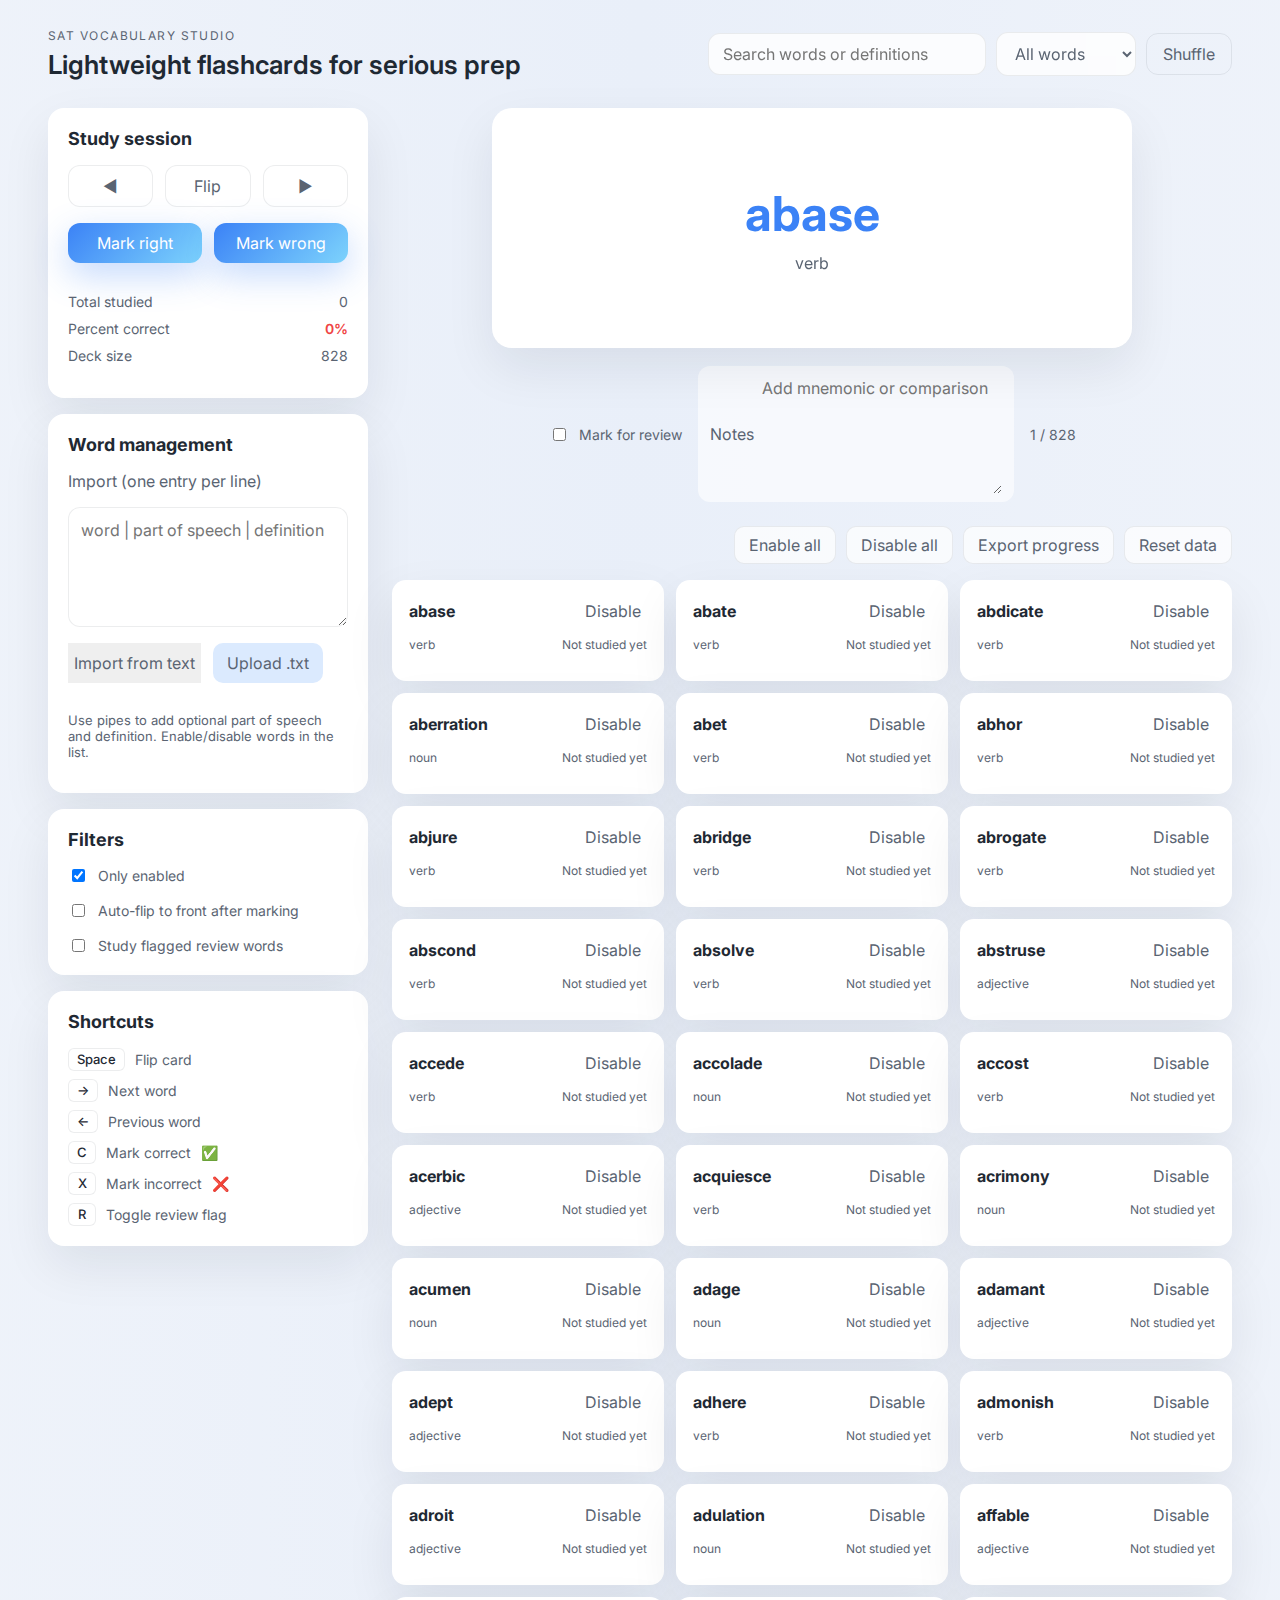
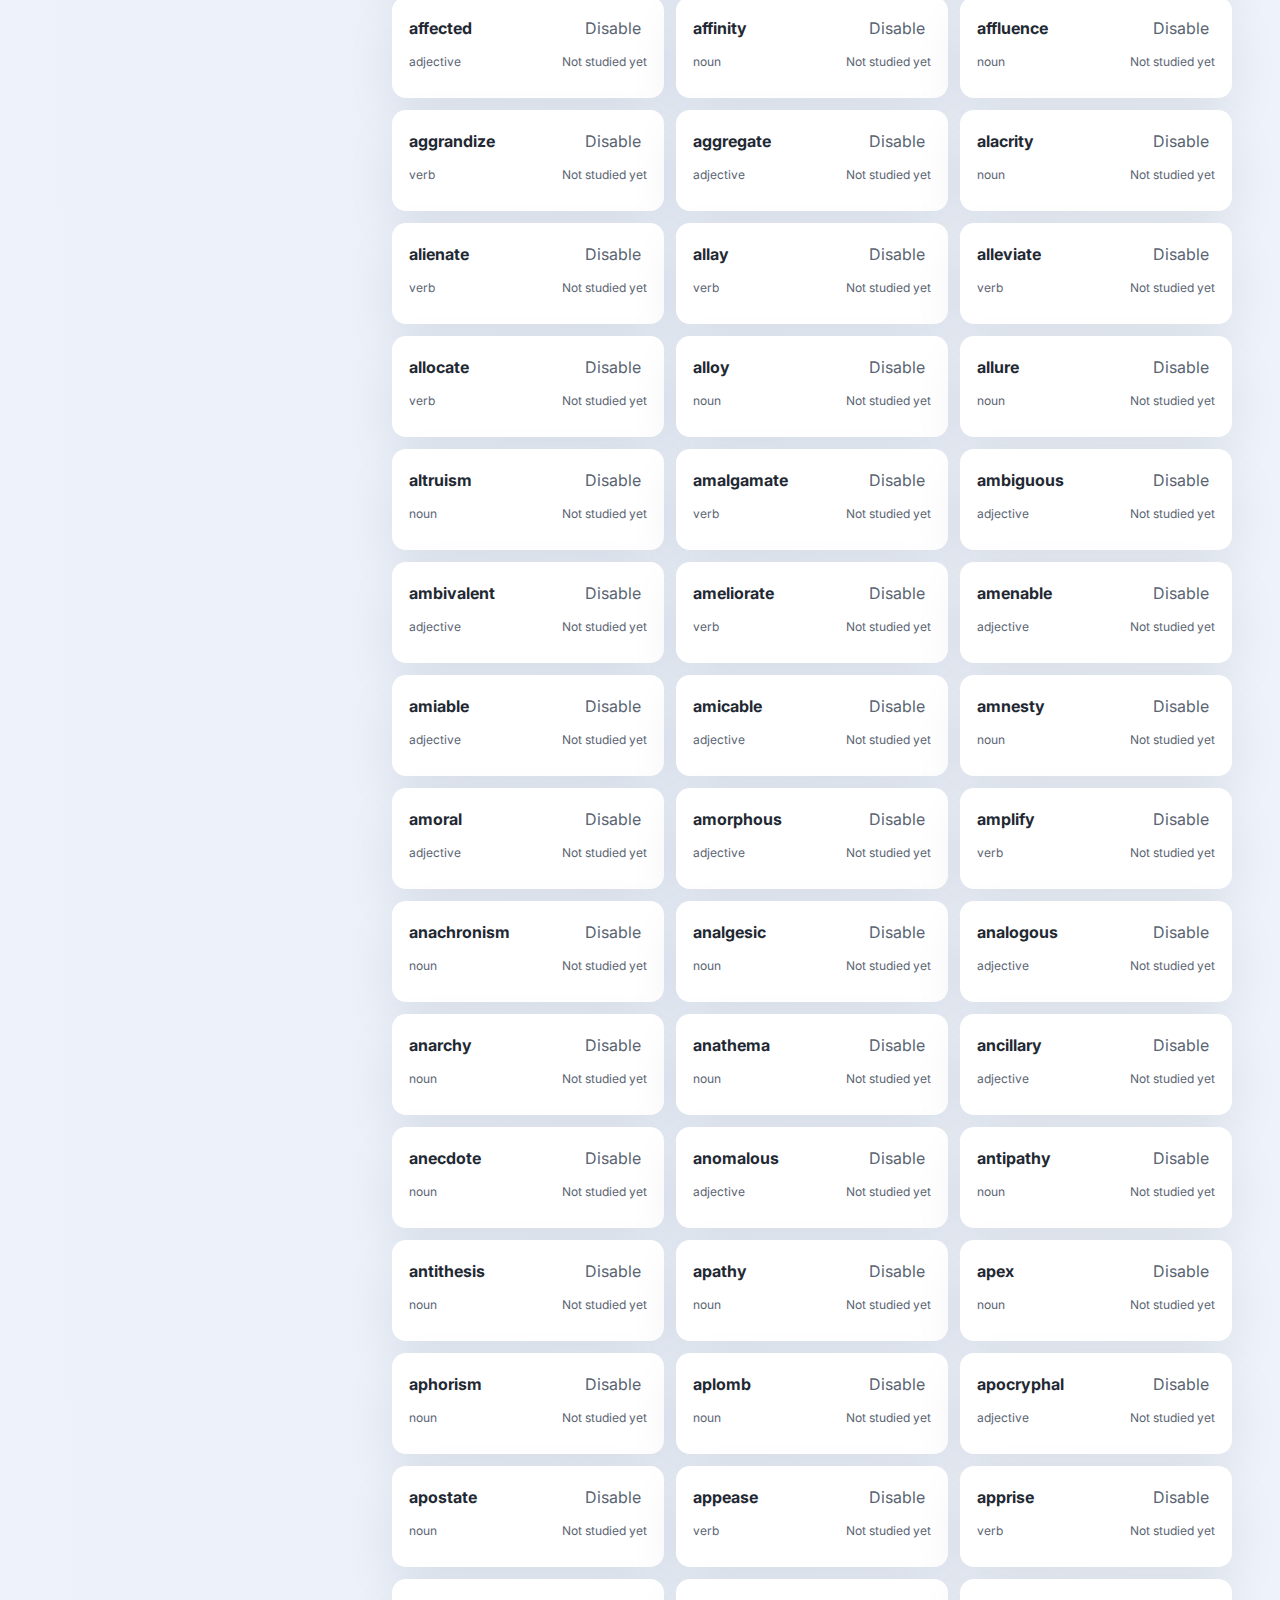
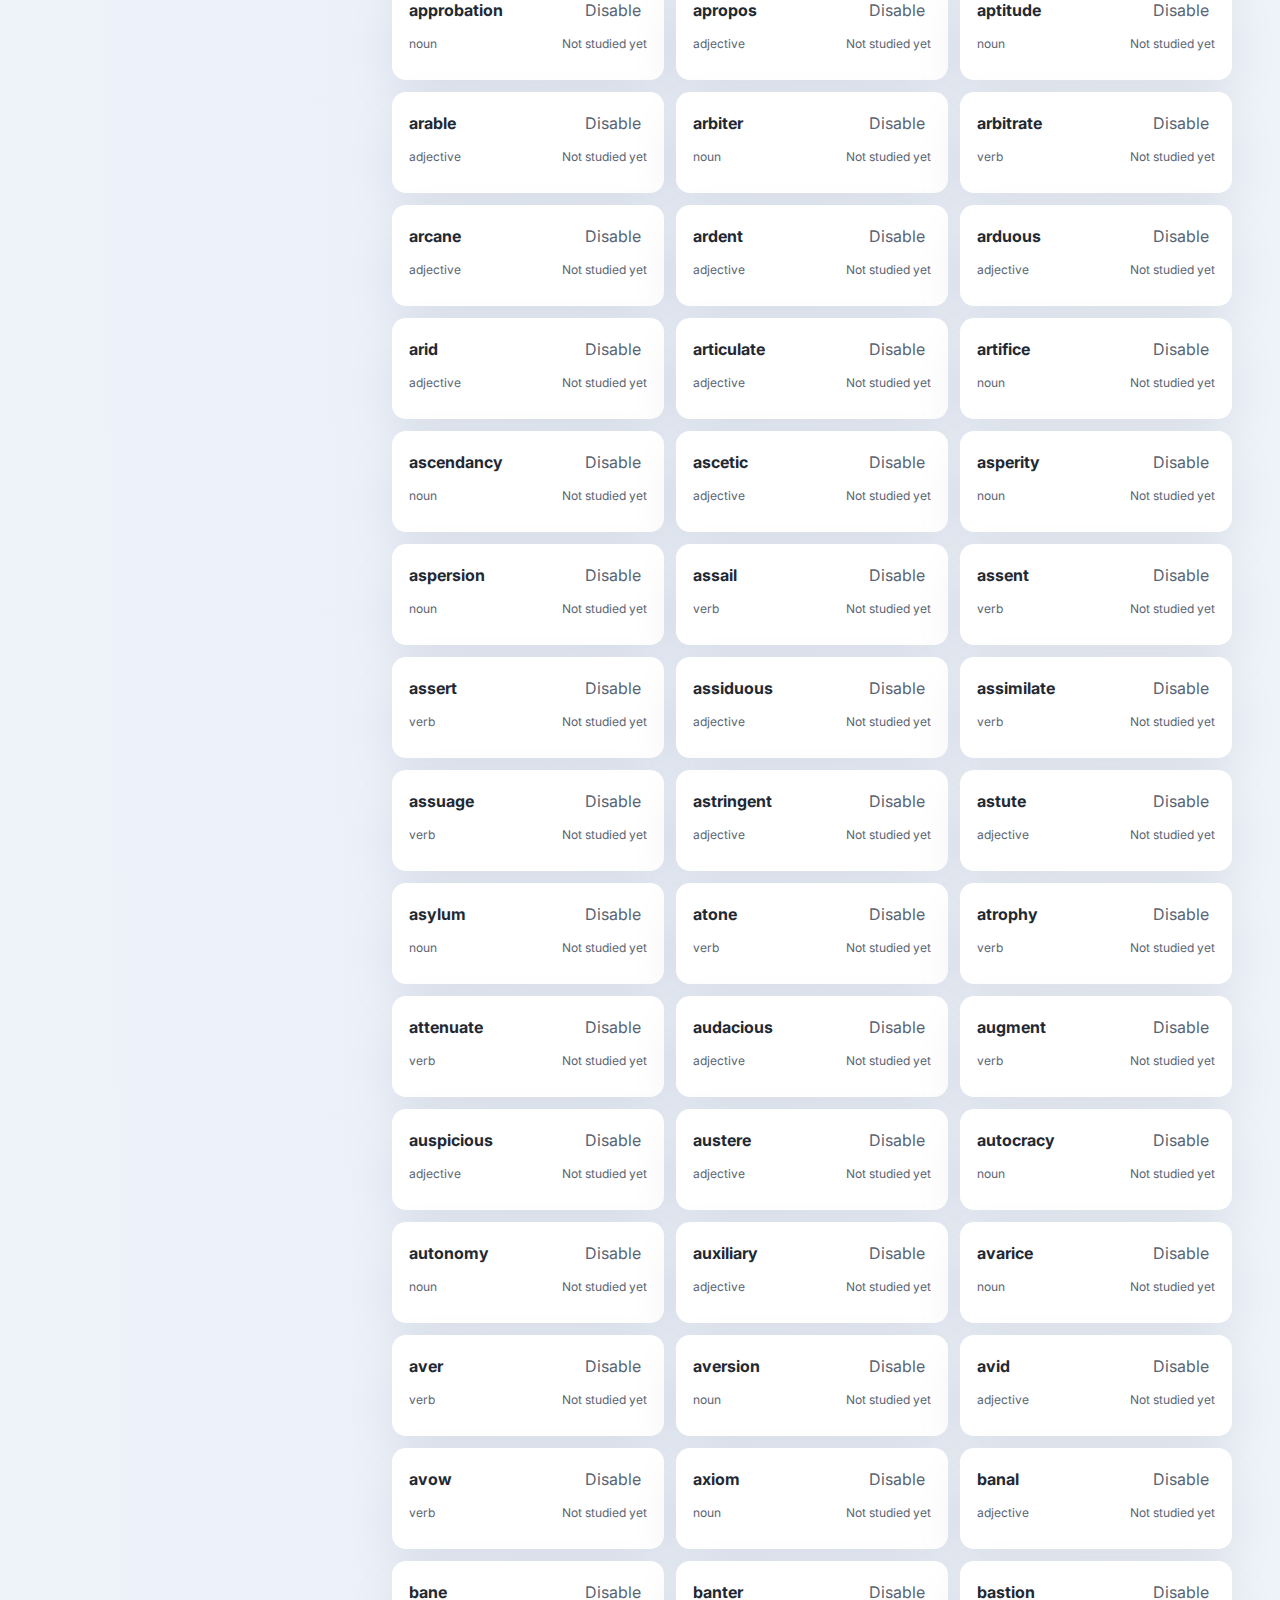
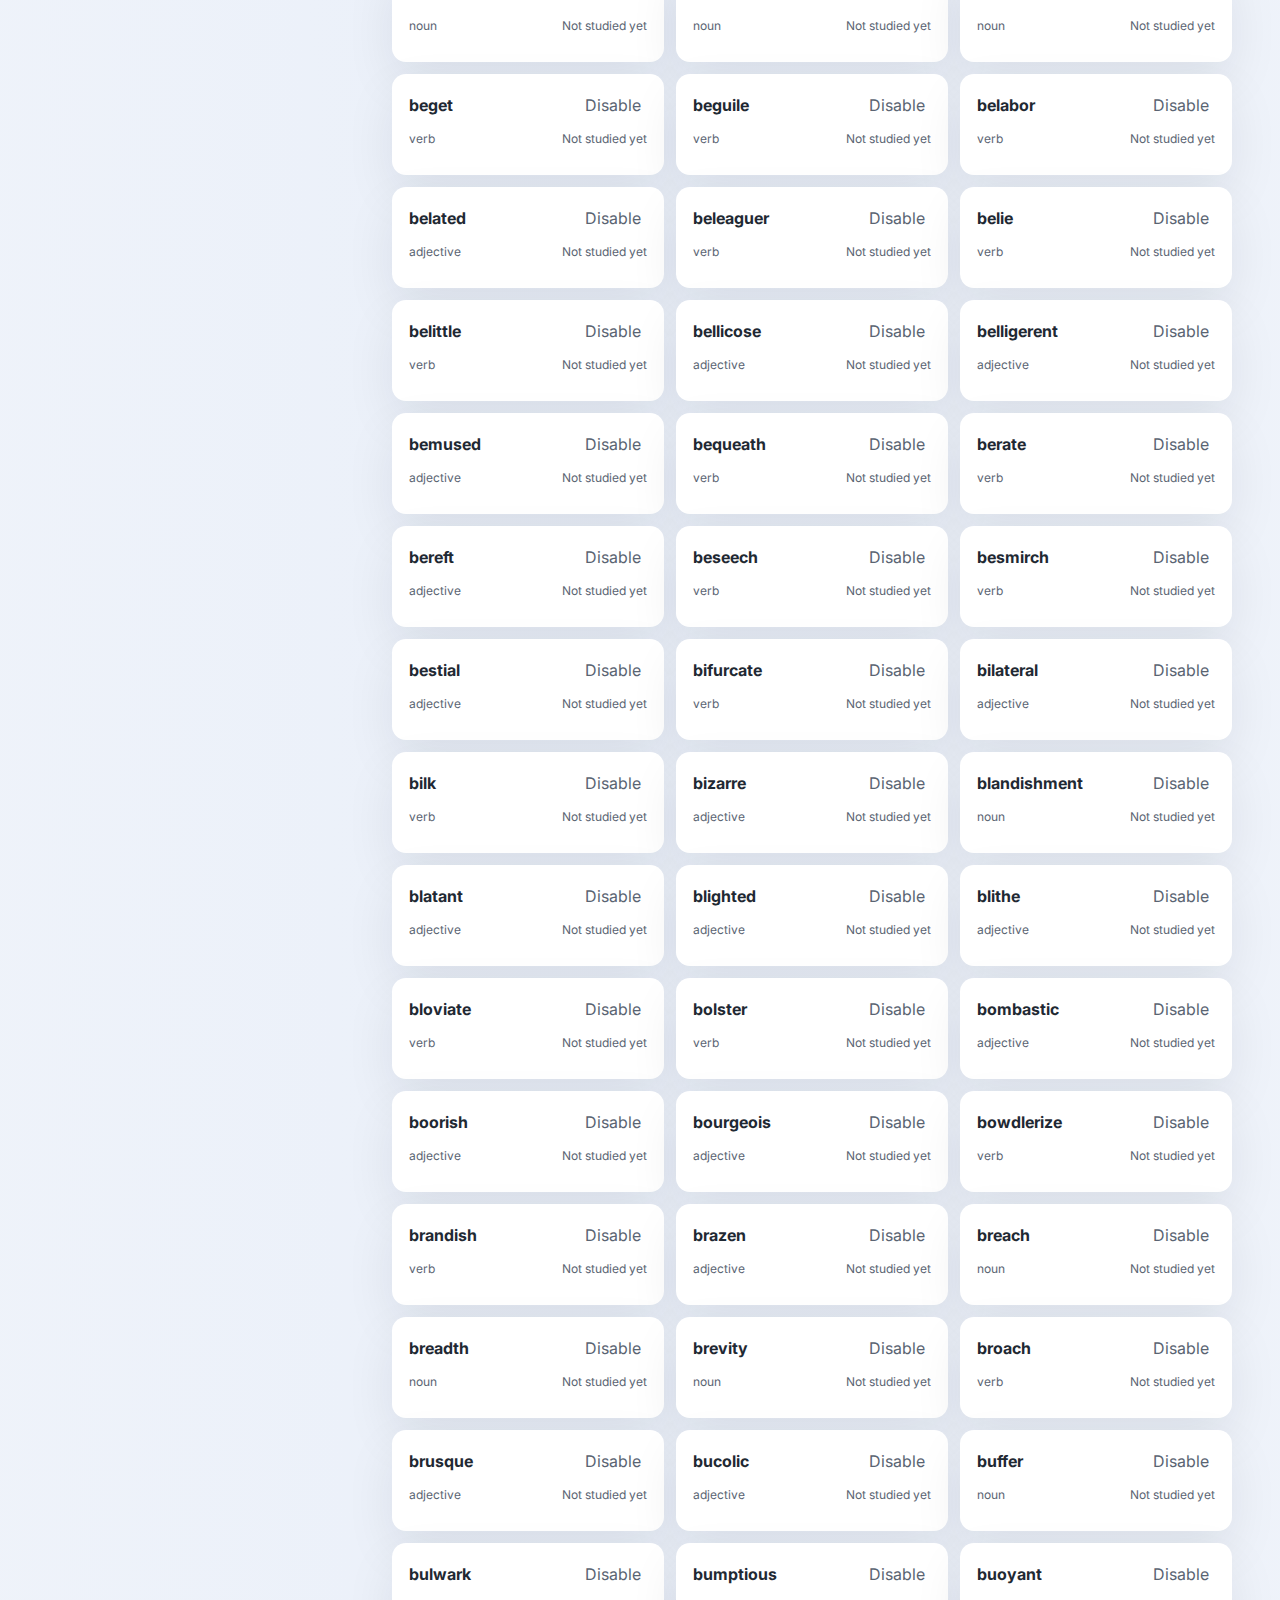
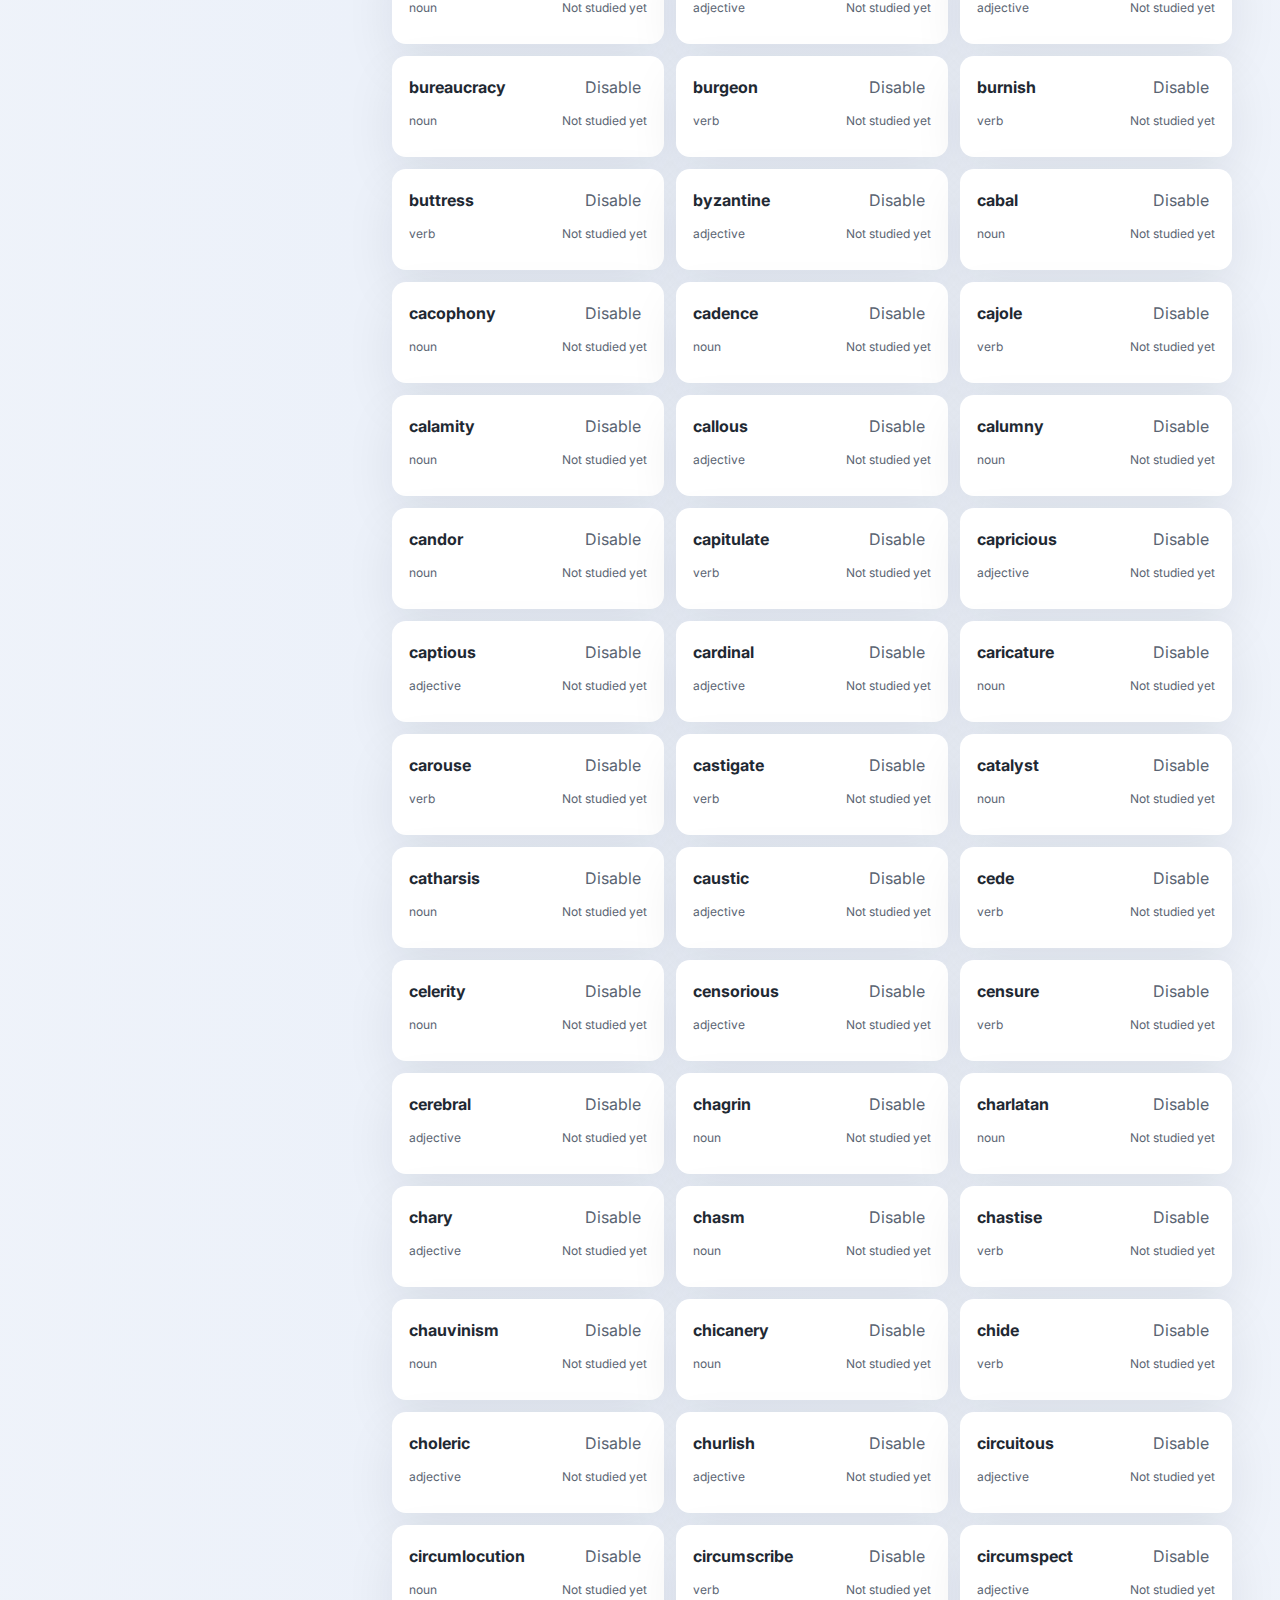
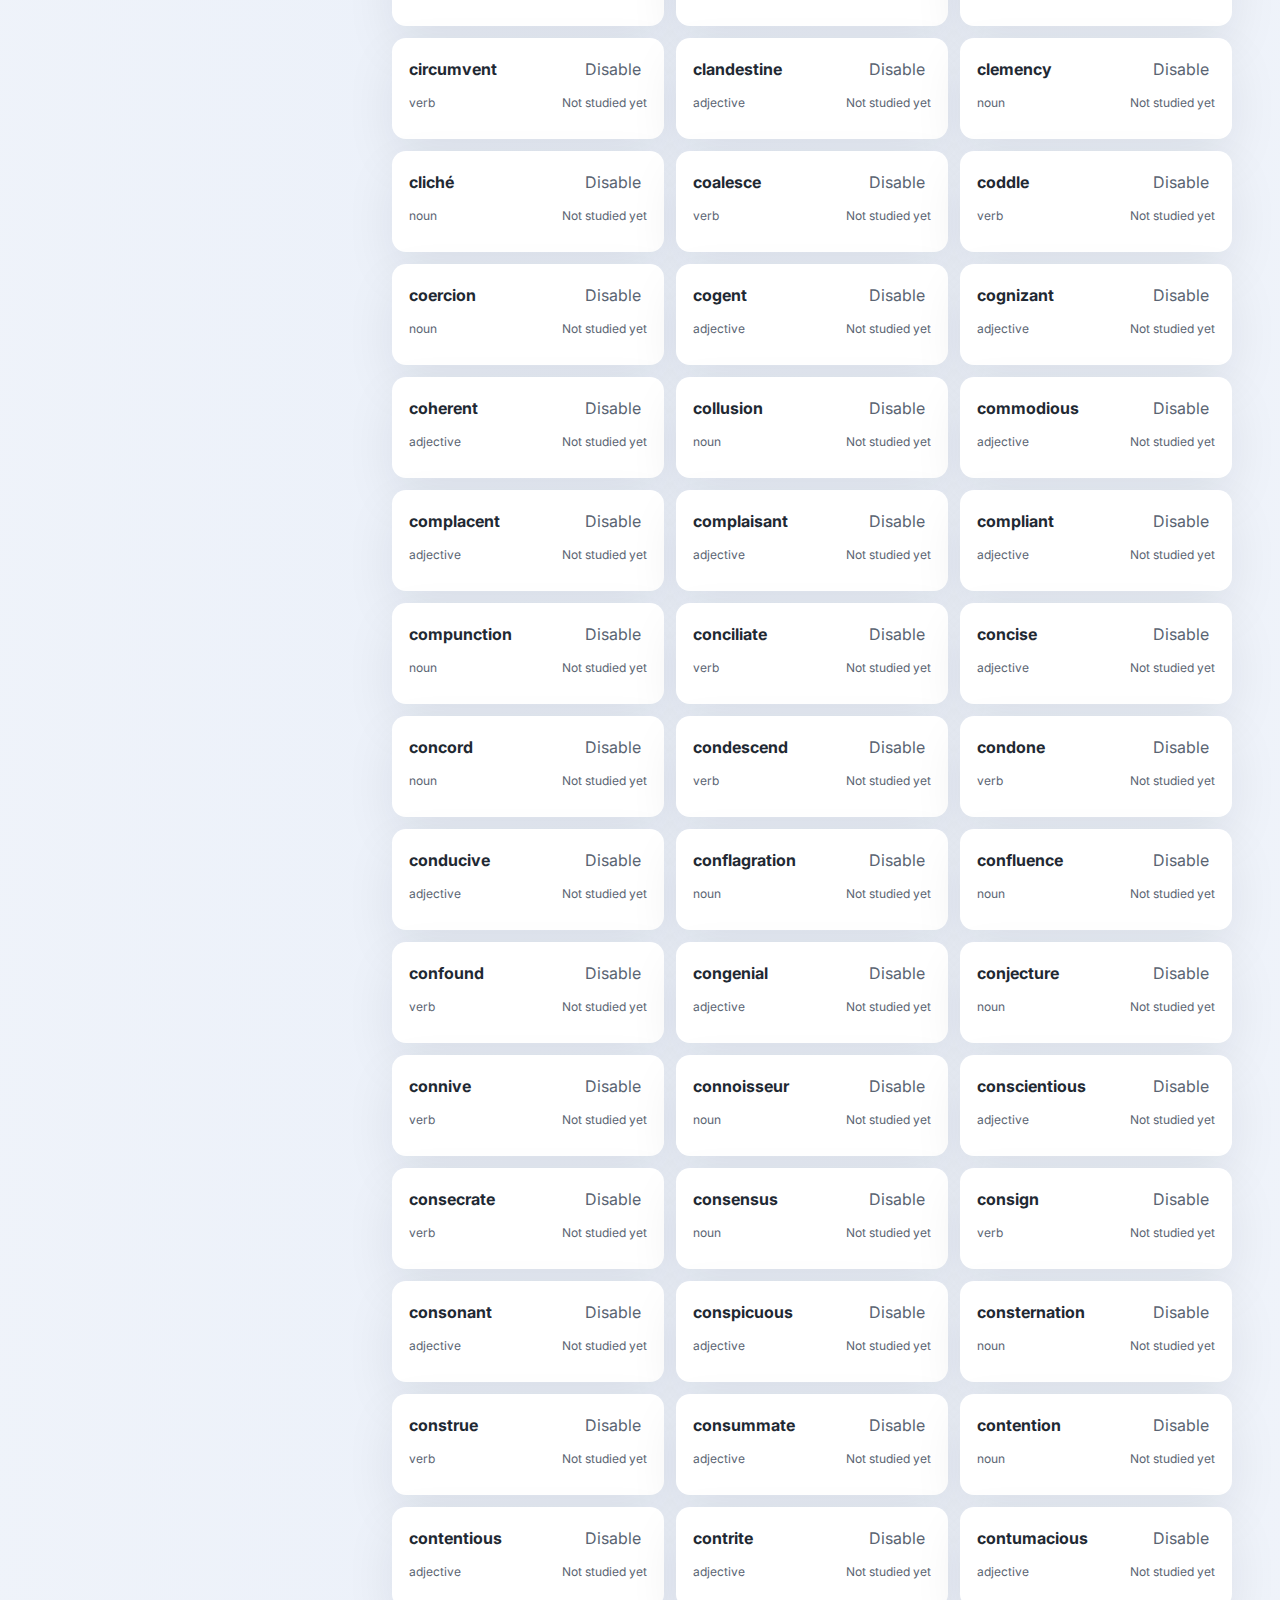
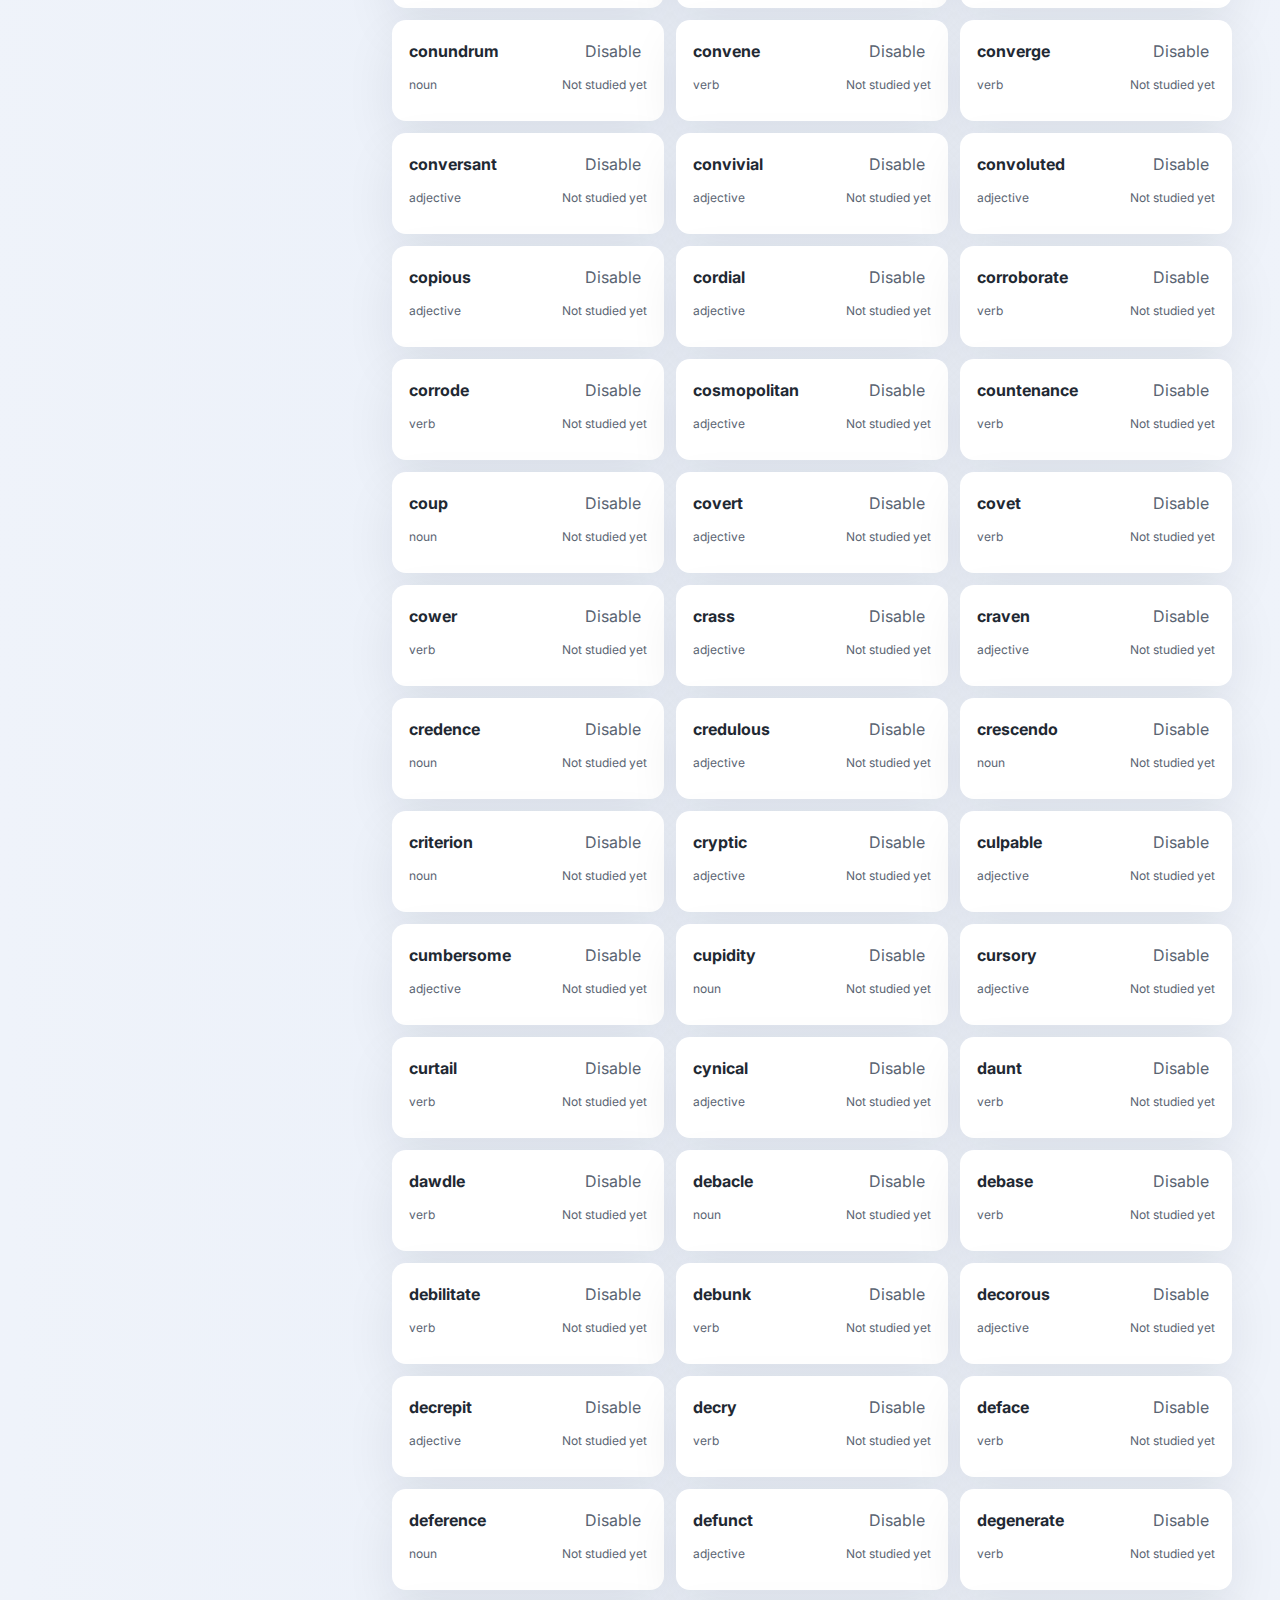
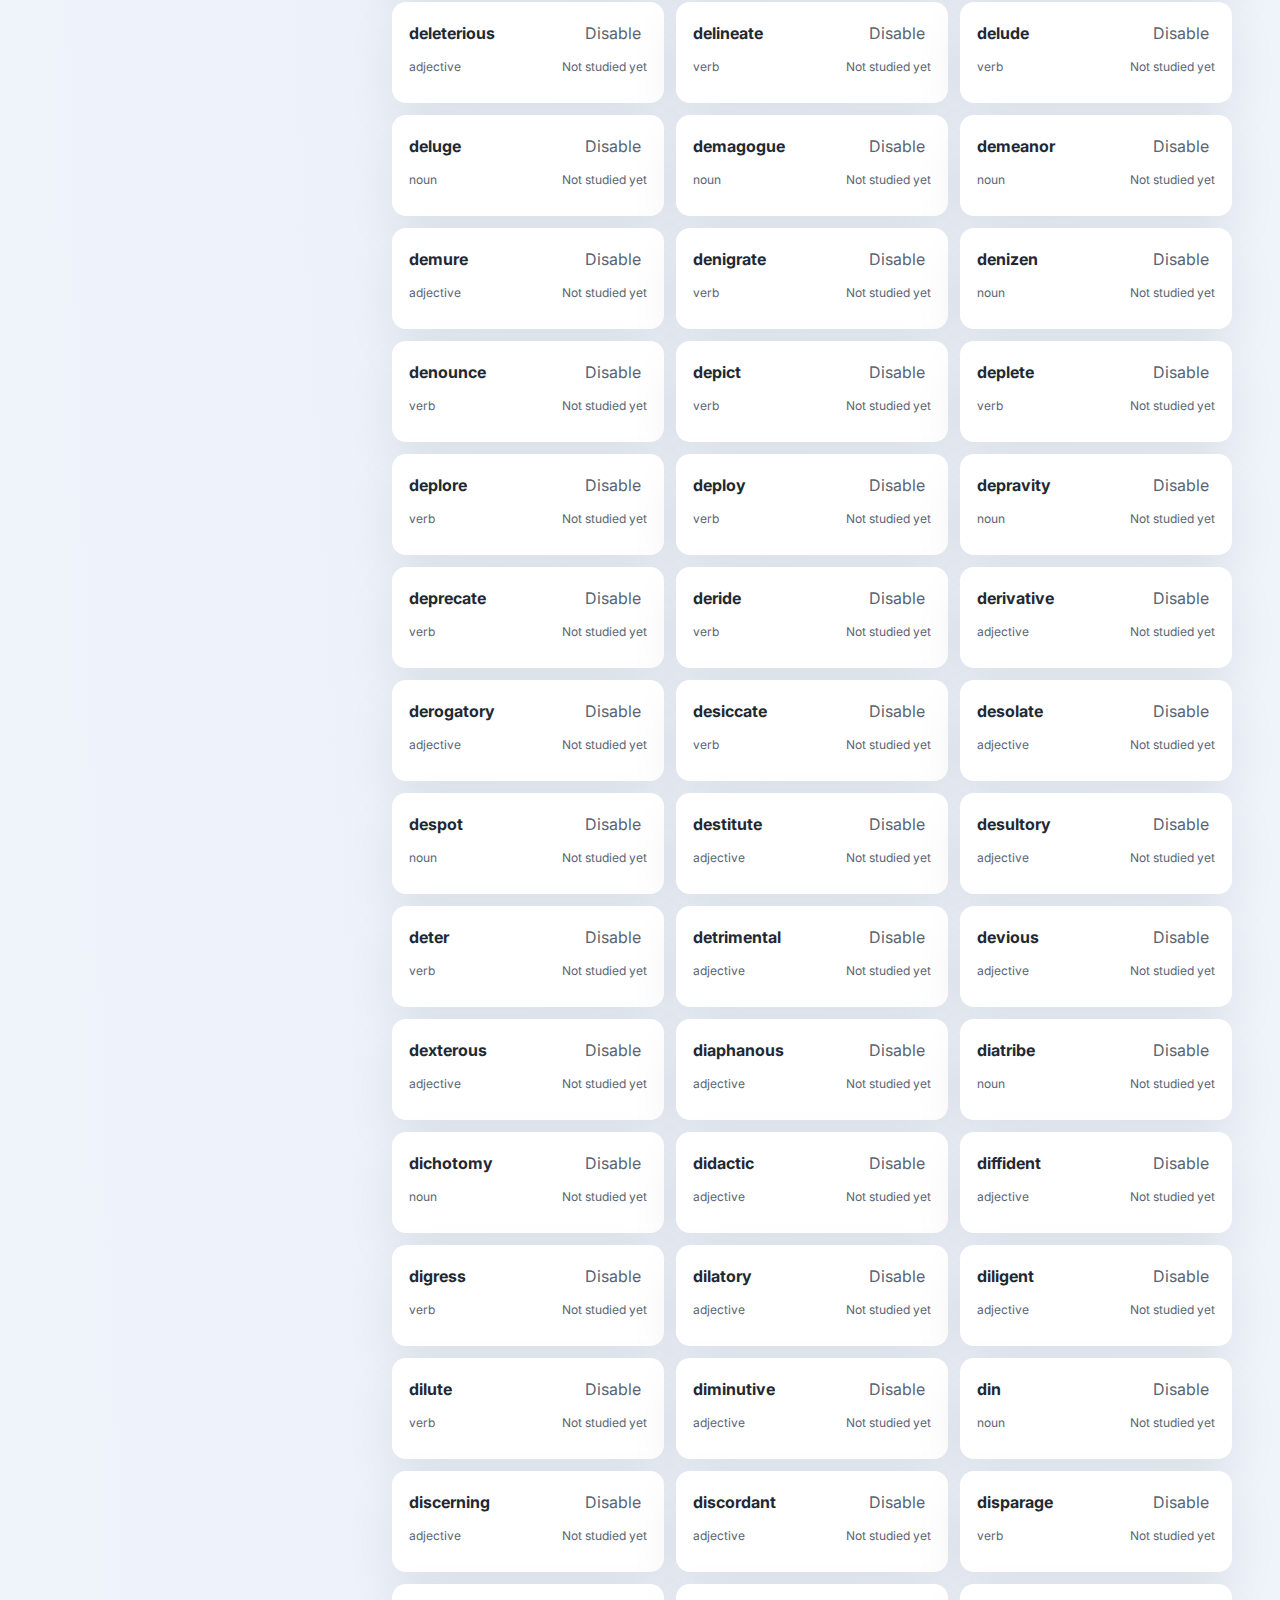
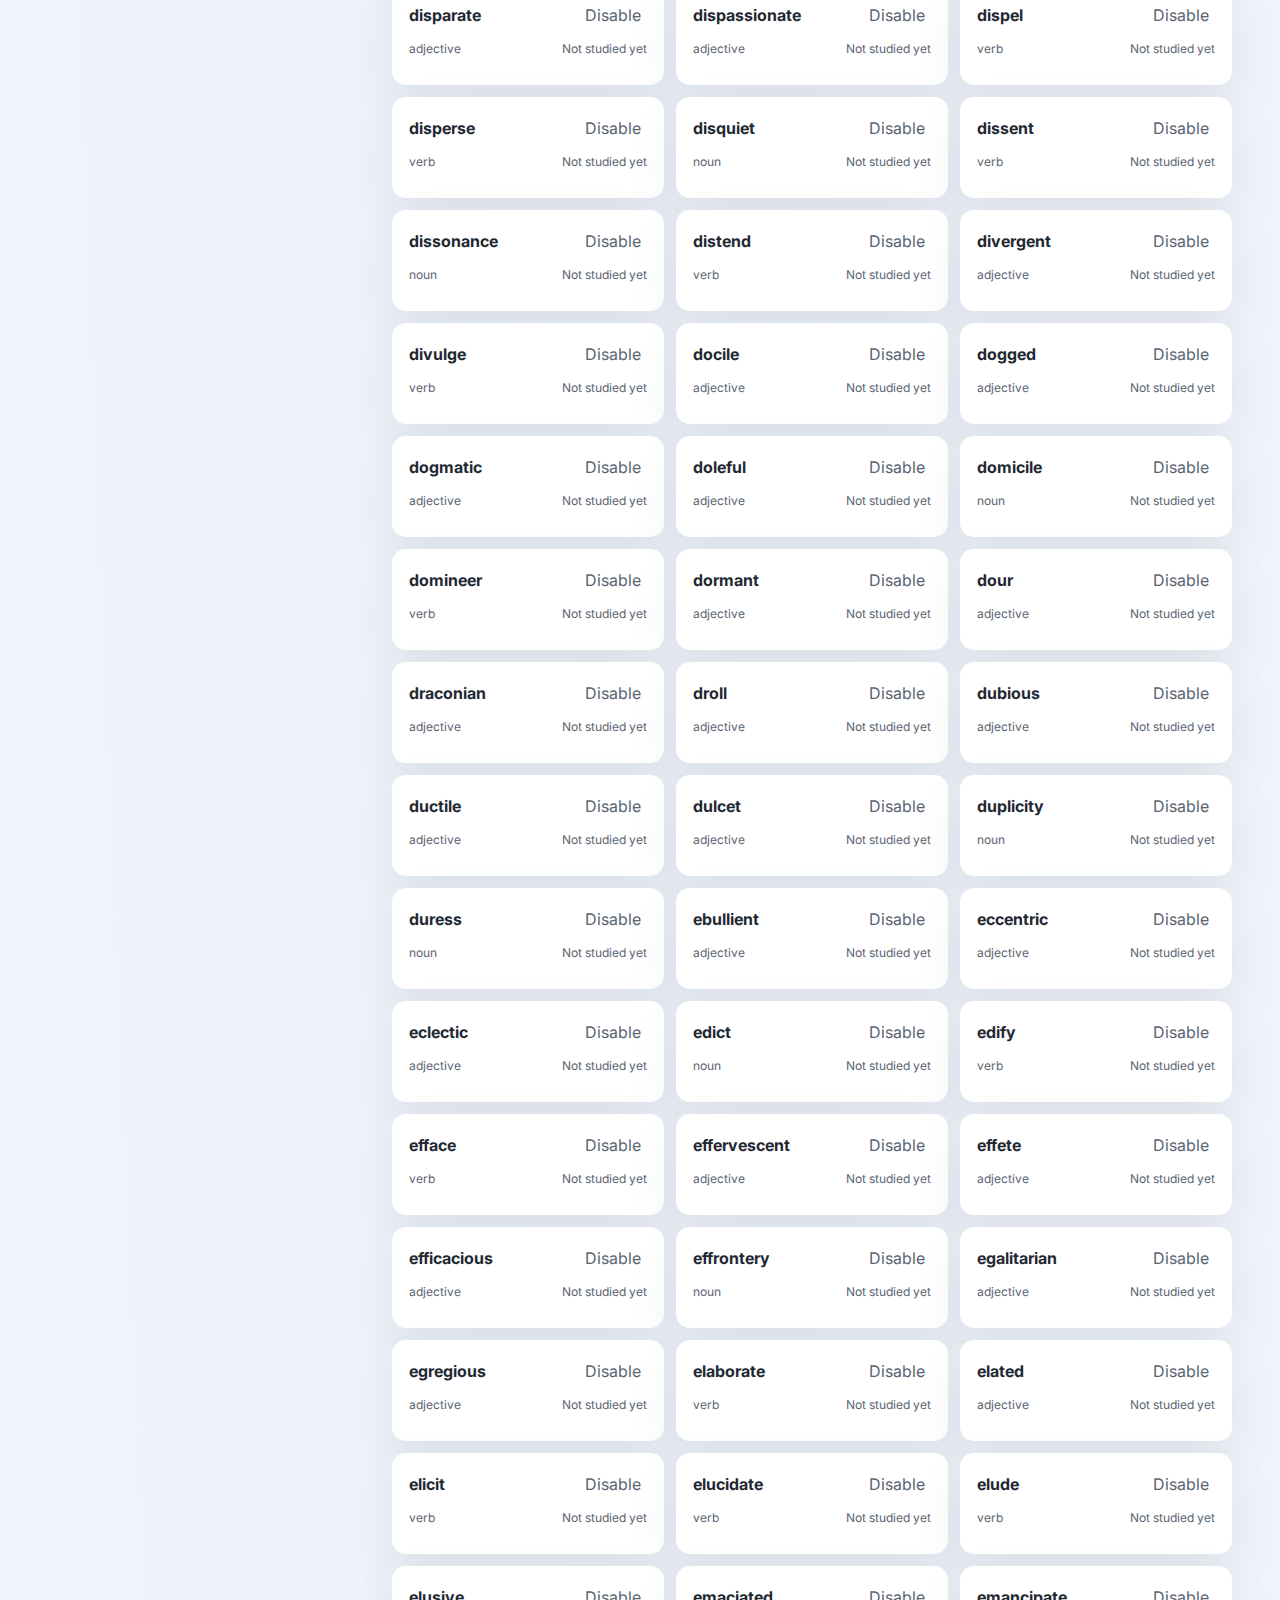
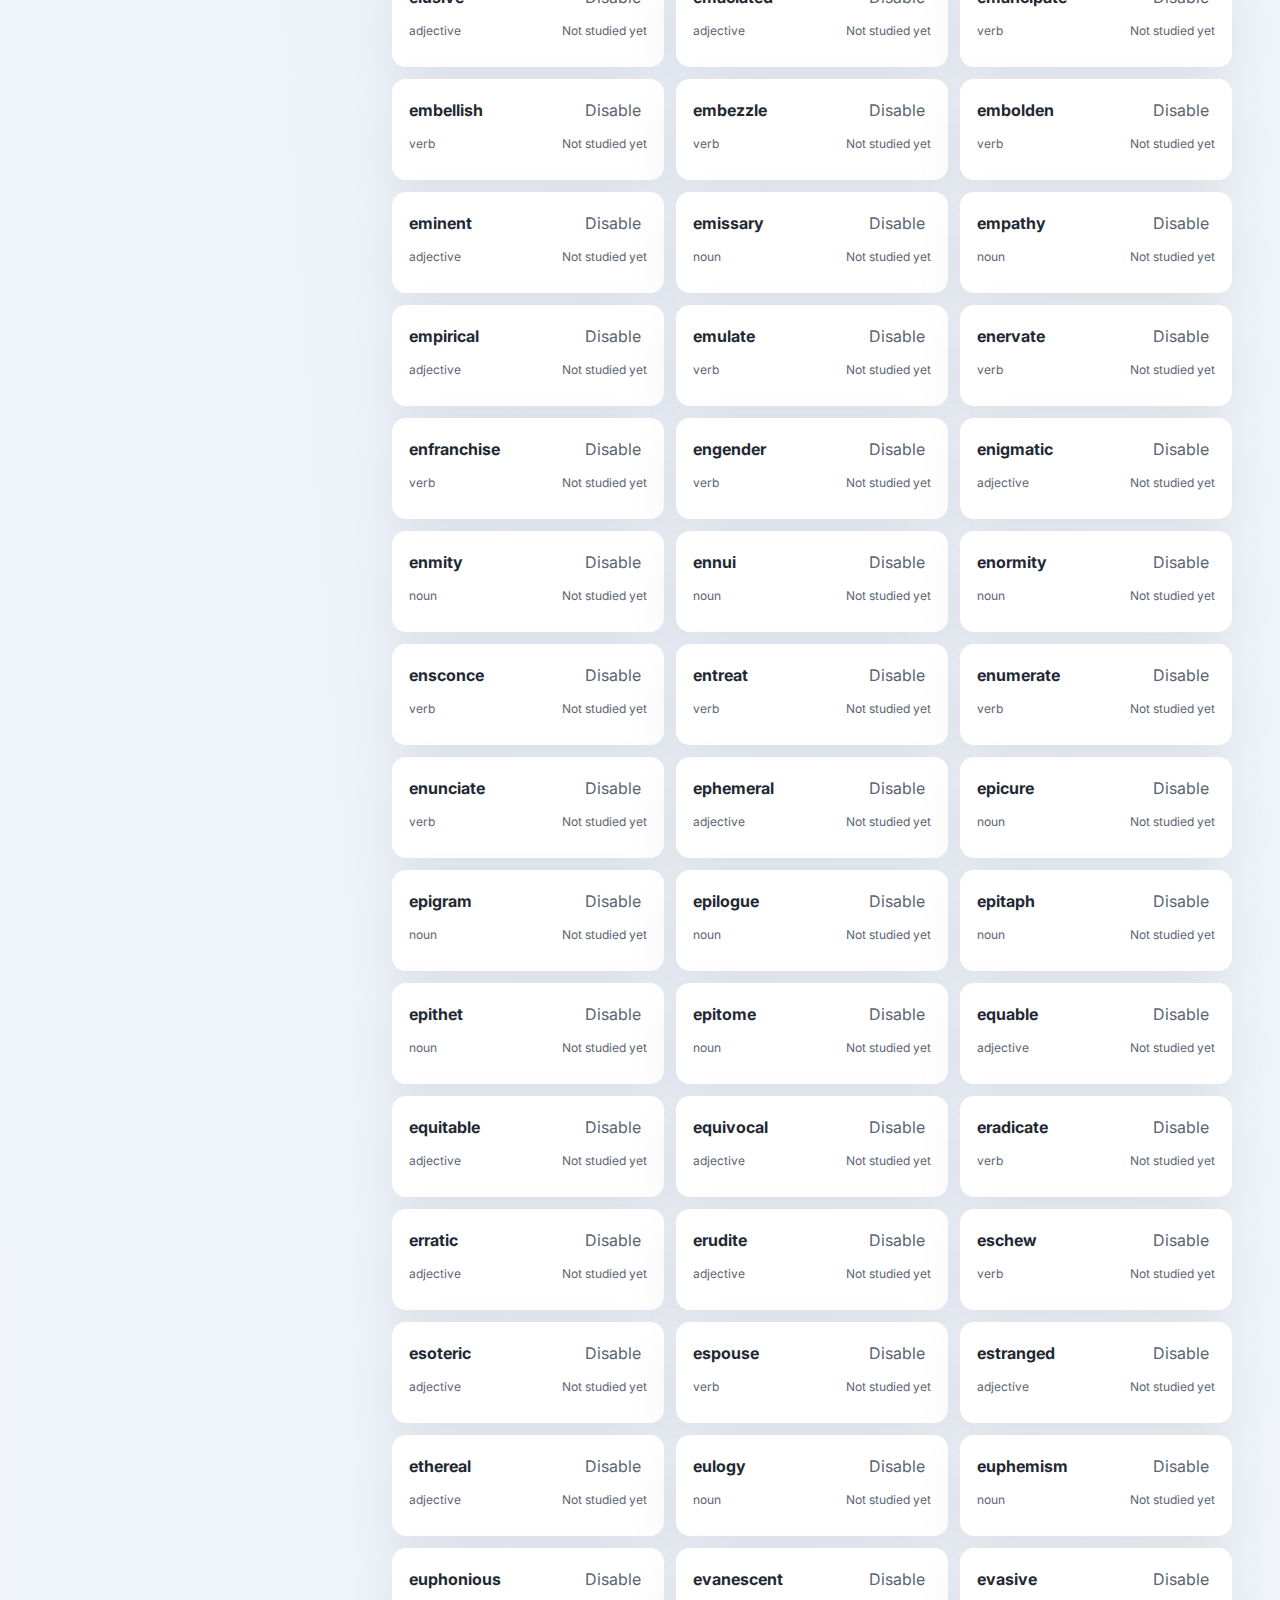
<file: index.html>
<!doctype html>
<html lang="en">
<head>
<meta charset="utf-8" />
<meta name="viewport" content="width=device-width,initial-scale=1" />
<title>SAT Vocab Studio</title>
<link rel="preconnect" href="https://fonts.googleapis.com" />
<link rel="preconnect" href="https://fonts.gstatic.com" crossorigin />
<link href="https://fonts.googleapis.com/css2?family=Inter:wght@400;500;600&display=swap" rel="stylesheet" />
<link rel="stylesheet" href="styles.css" />
</head>
<body>
<div id="app">
<header class="topbar">
<div class="title-group">
<p class="kicker">SAT Vocabulary Studio</p>
<h1>Lightweight flashcards for serious prep</h1>
</div>
<div class="controls" role="group" aria-label="Global controls">
<label class="search-label">
<span class="visually-hidden">Search words</span>
<input id="search-input" type="search" placeholder="Search words or definitions" autocomplete="off" />
</label>
<label class="select-label">
<span class="visually-hidden">Change view</span>
<select id="view-select" aria-label="Deck view">
<option value="all">All words</option>
<option value="review">Review only</option>
<option value="study">Study mode</option>
</select>
</label>
<button id="shuffle-btn" class="ghost" type="button">Shuffle</button>
</div>
</header>

<main class="main" aria-labelledby="flashcard-heading">
<aside class="sidebar" aria-label="Session settings">
<section class="panel" aria-labelledby="session-heading">
<h2 id="session-heading">Study session</h2>
<div class="session-controls">
<button id="prev-btn" type="button" aria-label="Previous word">◀</button>
<button id="flip-btn" type="button">Flip</button>
<button id="next-btn" type="button" aria-label="Next word">▶</button>
</div>
<div class="session-actions">
<button id="mark-right" type="button">Mark right</button>
<button id="mark-wrong" type="button">Mark wrong</button>
</div>
<dl class="stats" id="stats">
<div>
<dt>Total studied</dt>
<dd id="stat-total">0</dd>
</div>
<div>
<dt>Percent correct</dt>
<dd id="stat-percent">0%</dd>
</div>
<div>
<dt>Deck size</dt>
<dd id="stat-deck">0</dd>
</div>
</dl>
</section>

<section class="panel" aria-labelledby="import-heading">
<h2 id="import-heading">Word management</h2>
<label for="import-area">Import (one entry per line)</label>
<textarea id="import-area" placeholder="word | part of speech | definition"></textarea>
<div class="import-row">
<button id="import-btn" type="button">Import from text</button>
<label class="filebtn">Upload .txt
<input id="import-file" type="file" accept=".txt" hidden />
</label>
</div>
<p class="small">Use pipes to add optional part of speech and definition. Enable/disable words in the list.</p>
</section>

<section class="panel" aria-labelledby="filters-heading">
<h2 id="filters-heading">Filters</h2>
<label class="checkbox"><input type="checkbox" id="only-enabled" checked /> Only enabled</label>
<label class="checkbox"><input type="checkbox" id="auto-flip" /> Auto-flip to front after marking</label>
<label class="checkbox"><input type="checkbox" id="study-review-only" /> Study flagged review words</label>
</section>

<section class="panel" aria-labelledby="shortcuts-heading">
<h2 id="shortcuts-heading">Shortcuts</h2>
<ul class="shortcut-list">
<li><span class="keycap">Space</span> Flip card</li>
<li><span class="keycap">→</span> Next word</li>
<li><span class="keycap">←</span> Previous word</li>
<li><span class="keycap">C</span> Mark correct <span aria-hidden="true">✅</span></li>
<li><span class="keycap">X</span> Mark incorrect <span aria-hidden="true">❌</span></li>
<li><span class="keycap">R</span> Toggle review flag</li>
</ul>
</section>
</aside>

<section class="content">
<div class="flashcard-area">
<div class="flashcard" id="card" tabindex="0" role="button" aria-live="polite" aria-labelledby="card-front card-back">
<div class="card-face front" id="card-front">
<h2 id="flashcard-heading">Word</h2>
<p class="card-pos" id="card-pos"></p>
<p class="card-pron" id="card-pron" aria-live="polite"></p>
</div>
<div class="card-face back" id="card-back">
<div class="definition-block">
<h3 id="card-word"></h3>
<p class="card-pos" id="card-part"></p>
<p class="card-pron" id="card-pron-back"></p>
<p class="card-definition" id="card-definition"></p>
<p class="card-link" id="card-link"></p>
</div>
<div class="notes-block">
<h4>Your notes</h4>
<p id="card-notes" class="card-notes">No notes yet.</p>
</div>
</div>
</div>
<div class="card-meta">
<label class="checkbox"><input type="checkbox" id="mark-review" /> Mark for review</label>
<label class="notes-label">Notes
<textarea id="note-input" rows="2" placeholder="Add mnemonic or comparison" autocomplete="off"></textarea>
</label>
<span class="card-index" id="card-counter">0 / 0</span>
</div>
</div>

<div class="list-area">
<div class="list-controls">
<button id="select-all" type="button">Enable all</button>
<button id="deselect-all" type="button">Disable all</button>
<button id="export-data" type="button">Export progress</button>
<button id="reset-data" type="button">Reset data</button>
</div>
<div class="list" id="word-list" aria-live="polite"></div>
</div>
</section>
</main>

<footer class="footer">
<small>Tip: press Space or click the card to flip. Use ◀ ▶ arrows to navigate. Press R to toggle review marks. All data lives in your browser.</small>
</footer>
</div>

<script src="words.js"></script>
<script src="app.js"></script>
</body>
</html>
</file>
<file: styles.css>
:root {
	color-scheme: light;
	--bg: #f5f7fb;
	--bg-soft: #e9eff9;
	--card: #ffffff;
	--muted: #5a6472;
	--muted-strong: #1f2933;
	--accent: #3b82f6;
	--accent-soft: #dbeafe;
	--shadow: 0 20px 50px rgba(15, 23, 42, 0.08);
	--radius: 16px;
	--border: rgba(15, 23, 42, 0.08);
	--transition: 180ms ease;
}

* {
	box-sizing: border-box;
}

html,
body,
#app {
	min-height: 100%;
}

body {
	margin: 0;
	font-family: 'Inter', ui-sans-serif, system-ui, -apple-system, BlinkMacSystemFont, 'Segoe UI', sans-serif;
	color: var(--muted);
	background: radial-gradient(120% 120% at 50% 0%, var(--bg-soft), var(--bg));
	transition: background var(--transition), color var(--transition);
}

a {
	color: var(--accent);
	text-decoration: none;
}

a:hover,
a:focus {
	text-decoration: underline;
}

button,
input,
select,
textarea {
	font: inherit;
	color: inherit;
}

button {
	border: none;
	cursor: pointer;
	transition: transform 120ms ease, box-shadow 120ms ease, background var(--transition);
}

button:focus-visible,
input:focus-visible,
select:focus-visible,
textarea:focus-visible {
	outline: 2px solid var(--accent);
	outline-offset: 2px;
}

.visually-hidden {
	position: absolute;
	width: 1px;
	height: 1px;
	padding: 0;
	margin: -1px;
	overflow: hidden;
	clip: rect(0, 0, 0, 0);
	border: 0;
}

.topbar {
	display: flex;
	align-items: center;
	justify-content: space-between;
	padding: 28px 48px 16px;
}

.title-group {
	display: flex;
	flex-direction: column;
	gap: 6px;
}

.kicker {
	margin: 0;
	font-size: 12px;
	letter-spacing: 0.12em;
	text-transform: uppercase;
	color: var(--muted);
}

.topbar h1 {
	margin: 0;
	font-size: 26px;
	font-weight: 600;
	color: var(--muted-strong);
}

.controls {
	display: flex;
	gap: 10px;
	align-items: center;
}

.controls input,
.controls select {
	padding: 10px 14px;
	border-radius: 12px;
	border: 1px solid var(--border);
	background: rgba(255, 255, 255, 0.8);
	min-width: 200px;
	backdrop-filter: blur(8px);
}

.controls select {
	min-width: 140px;
}

.controls button {
	padding: 10px 16px;
	border-radius: 12px;
	background: var(--accent-soft);
	color: var(--accent);
}

.controls button:hover {
	transform: translateY(-1px);
	box-shadow: 0 10px 25px rgba(59, 130, 246, 0.18);
}

.controls .ghost {
	background: transparent;
	border: 1px solid var(--border);
	color: var(--muted);
}

.main {
	display: flex;
	gap: 24px;
	padding: 12px 48px 36px;
}

.sidebar {
	width: 320px;
	display: flex;
	flex-direction: column;
	gap: 16px;
}

.panel {
	background: var(--card);
	border-radius: var(--radius);
	padding: 20px;
	box-shadow: var(--shadow);
	display: flex;
	flex-direction: column;
	gap: 16px;
}

.panel h2 {
	margin: 0;
	font-size: 18px;
	color: var(--muted-strong);
}

.shortcut-list {
	list-style: none;
	margin: 0;
	padding: 0;
	display: flex;
	flex-direction: column;
	gap: 8px;
	font-size: 14px;
	color: var(--muted);
}

.shortcut-list li {
	display: flex;
	align-items: center;
	gap: 10px;
}

.keycap {
	display: inline-flex;
	align-items: center;
	justify-content: center;
	min-width: 28px;
	padding: 4px 8px;
	border-radius: 6px;
	border: 1px solid var(--border);
	background: rgba(255, 255, 255, 0.8);
	color: var(--muted-strong);
	font-weight: 500;
	font-size: 13px;
	line-height: 1;
}

.session-controls,
.session-actions {
	display: flex;
	gap: 12px;
}

.session-controls button,
.session-actions button {
	flex: 1;
	padding: 10px 0;
	border-radius: 12px;
	border: 1px solid var(--border);
	background: rgba(255, 255, 255, 0.6);
}

.session-actions button {
	border: none;
	background: linear-gradient(135deg, var(--accent), #7dd3fc);
	color: #fff;
	box-shadow: 0 12px 35px rgba(59, 130, 246, 0.3);
}

.stats {
	display: grid;
	grid-template-columns: 1fr;
	gap: 10px;
	font-size: 14px;
	color: var(--muted);
}

.stats div {
	display: flex;
	justify-content: space-between;
	align-items: baseline;
	gap: 8px;
}

#stat-percent {
	font-weight: 600;
	transition: color var(--transition);
}

.import-row {
	display: flex;
	gap: 12px;
}

.filebtn {
	display: inline-flex;
	align-items: center;
	justify-content: center;
	padding: 10px 14px;
	border-radius: 10px;
	background: var(--accent-soft);
	cursor: pointer;
}

.checkbox {
	display: flex;
	gap: 10px;
	align-items: center;
	font-size: 14px;
	color: var(--muted);
}

.small {
	font-size: 13px;
	color: var(--muted);
}

.content {
	flex: 1;
	display: flex;
	flex-direction: column;
	gap: 24px;
}

.flashcard-area {
	display: flex;
	flex-direction: column;
	align-items: center;
	gap: 18px;
}

.flashcard {
	width: min(640px, 100%);
	min-height: 240px;
	background: var(--card);
	background-color: var(--card);
	border-radius: calc(var(--radius) + 4px);
	box-shadow: var(--shadow);
	position: relative;
	overflow: hidden;
	cursor: pointer;
	transition: box-shadow var(--transition), transform 160ms ease;
}

.flashcard.flash-correct {
	animation: cardFlashCorrect 360ms ease;
}

.flashcard.flash-incorrect {
	animation: cardFlashIncorrect 360ms ease;
}

@keyframes cardFlashCorrect {
	0% {
		background-color: rgba(16, 185, 129, 0.28);
		box-shadow: 0 24px 55px rgba(16, 185, 129, 0.18);
	}
	100% {
		background-color: var(--card);
		box-shadow: var(--shadow);
	}
}

@keyframes cardFlashIncorrect {
	0% {
		background-color: rgba(239, 68, 68, 0.22);
		box-shadow: 0 24px 55px rgba(239, 68, 68, 0.16);
	}
	100% {
		background-color: var(--card);
		box-shadow: var(--shadow);
	}
}

.flashcard:focus-visible {
	outline: 3px solid var(--accent);
	outline-offset: 4px;
}

.flashcard:hover {
	transform: translateY(-4px);
	box-shadow: 0 30px 60px rgba(15, 23, 42, 0.16);
}

.card-face {
	position: absolute;
	inset: 0;
	padding: 32px;
	display: flex;
	flex-direction: column;
	justify-content: center;
	align-items: center;
	gap: 10px;
	opacity: 0;
	transform: translateY(12px);
	transition: opacity 220ms ease, transform 260ms cubic-bezier(0.22, 0.61, 0.36, 1);
}

.flashcard.show-front .front,
.flashcard.show-back .back {
	opacity: 1;
	transform: translateY(0);
}

.flashcard.show-front .back,
.flashcard.show-back .front {
	pointer-events: none;
}

.front h2 {
	margin: 0;
	font-size: clamp(32px, 5vw, 48px);
	color: var(--accent);
	text-align: center;
}

.card-pos {
	margin: 0;
	font-size: 16px;
	color: var(--muted);
}

.card-pron {
	margin: 0;
	font-size: 15px;
	color: var(--muted);
	font-style: italic;
}

.definition-block {
	display: flex;
	flex-direction: column;
	gap: 6px;
	text-align: center;
}

.definition-block h3 {
	margin: 0;
	font-size: 28px;
	color: var(--muted-strong);
}

.card-definition {
	margin: 0;
	max-width: 520px;
	line-height: 1.6;
}

.card-link {
	margin: 0;
	font-size: 14px;
}

.notes-block {
	margin-top: 18px;
	padding-top: 18px;
	border-top: 1px dashed var(--border);
	text-align: center;
}

.notes-block h4 {
	margin: 0 0 8px 0;
	font-size: 14px;
	text-transform: uppercase;
	letter-spacing: 0.08em;
	color: var(--muted);
}

.card-notes {
	margin: 0;
	color: var(--muted-strong);
	min-height: 24px;
}

.card-meta {
	display: flex;
	align-items: center;
	gap: 16px;
	flex-wrap: wrap;
}

.notes-label {
	display: flex;
	align-items: center;
	gap: 8px;
	padding: 8px 12px;
	border-radius: 12px;
	background: rgba(255, 255, 255, 0.6);
}

.notes-label input {
	border: none;
	background: transparent;
	min-width: 240px;
}

.notes-label textarea {
	border: none;
	background: transparent;
	min-width: 240px;
	resize: vertical;
	font: inherit;
	color: inherit;
	padding: 4px 0;
}

.card-index {
	font-size: 14px;
	color: var(--muted);
}

.list-area {
	background: transparent;
	display: flex;
	flex-direction: column;
	gap: 16px;
}

.list-controls {
	display: flex;
	flex-wrap: wrap;
	gap: 10px;
	justify-content: flex-end;
}

.list-controls button {
	padding: 8px 14px;
	border-radius: 10px;
	background: rgba(255, 255, 255, 0.7);
	border: 1px solid var(--border);
}

.list {
	display: grid;
	gap: 12px;
	grid-template-columns: repeat(auto-fill, minmax(210px, 1fr));
}

.word-item {
	background: var(--card);
	border-radius: 14px;
	padding: 16px;
	box-shadow: var(--shadow);
	display: flex;
	flex-direction: column;
	gap: 12px;
	border: 1px solid transparent;
	transition: border var(--transition), transform 140ms ease;
	cursor: pointer;
}

.word-item[aria-disabled='true'] {
	opacity: 0.6;
}

.word-item:hover {
	transform: translateY(-2px);
}

.word-item:focus-visible {
	outline: 3px solid var(--accent);
	outline-offset: 3px;
}

.word-item .tag {
	display: inline-flex;
	align-items: center;
	gap: 4px;
	padding: 2px 8px;
	border-radius: 999px;
	background: var(--accent-soft);
	color: var(--accent);
	font-size: 12px;
	text-transform: uppercase;
	letter-spacing: 0.08em;
}

.word-row {
	display: flex;
	justify-content: space-between;
	align-items: baseline;
	gap: 8px;
}

.word-row strong {
	font-size: 16px;
	color: var(--muted-strong);
	overflow-wrap: anywhere;
}

.word-actions {
	display: flex;
	gap: 8px;
}

.word-actions button {
	background: transparent;
	color: var(--muted);
	border-radius: 8px;
	padding: 4px 6px;
}

.word-meta {
	display: flex;
	justify-content: space-between;
	font-size: 12px;
	color: var(--muted);
}

.accuracy-value {
	font-weight: 600;
	transition: color var(--transition);
}

.empty-state {
	margin: 0;
	padding: 28px;
	text-align: center;
	background: rgba(255, 255, 255, 0.6);
	border-radius: var(--radius);
	color: var(--muted);
}

.footer {
	padding: 28px 48px;
	text-align: center;
	font-size: 13px;
	color: var(--muted);
}

textarea {
	border-radius: 12px;
	border: 1px solid var(--border);
	padding: 12px;
	resize: vertical;
	min-height: 120px;
	background: rgba(255, 255, 255, 0.7);
}

textarea::selection,
textarea::-moz-selection {
	background: rgba(59, 130, 246, 0.18);
	color: var(--muted-strong);
}

@media (max-width: 1200px) {
	.main {
		flex-direction: column;
	}

	.sidebar {
		width: 100%;
		flex-direction: row;
		flex-wrap: wrap;
	}

	.panel {
		flex: 1 1 280px;
	}
}

@media (max-width: 820px) {
	.topbar,
	.main,
	.footer {
		padding-left: 20px;
		padding-right: 20px;
	}

	.controls {
		flex-wrap: wrap;
		justify-content: flex-end;
	}

	.controls input {
		min-width: 180px;
	}

	.flashcard {
		min-height: 200px;
	}
}
</file>
